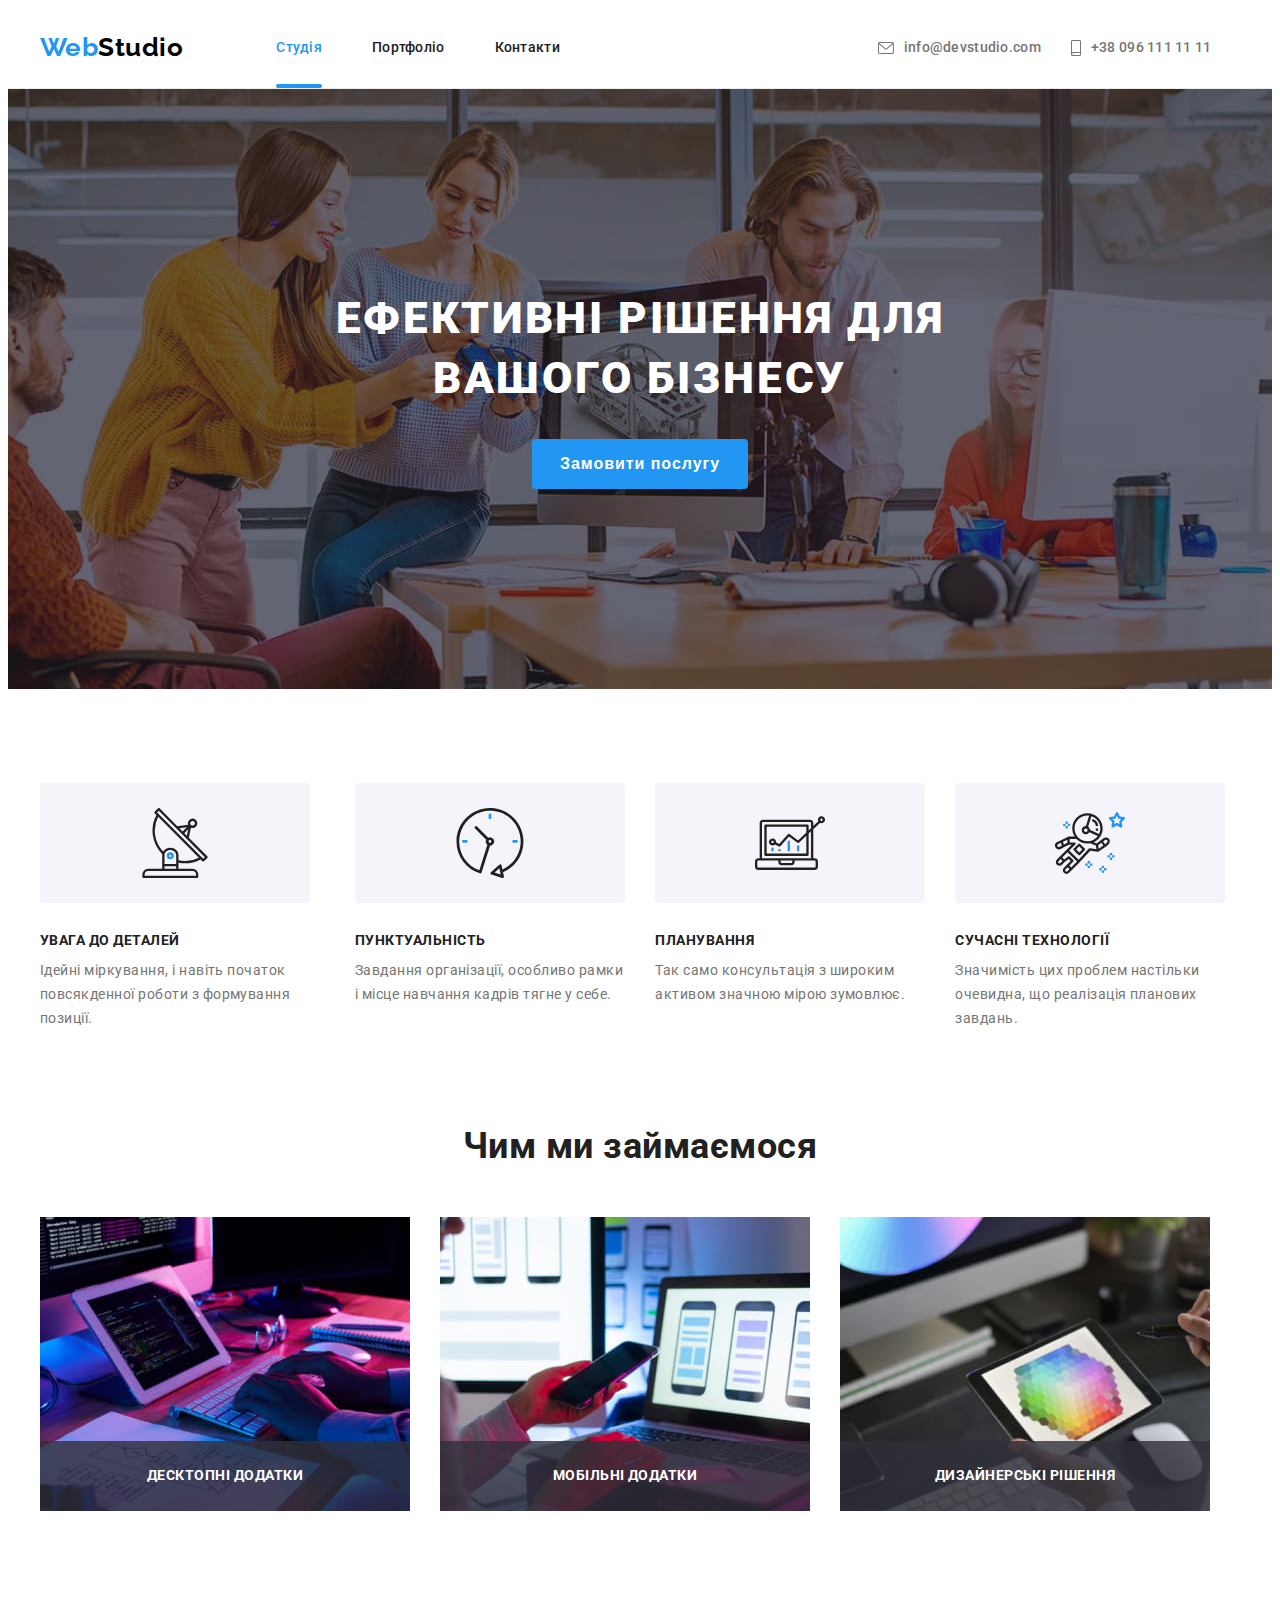
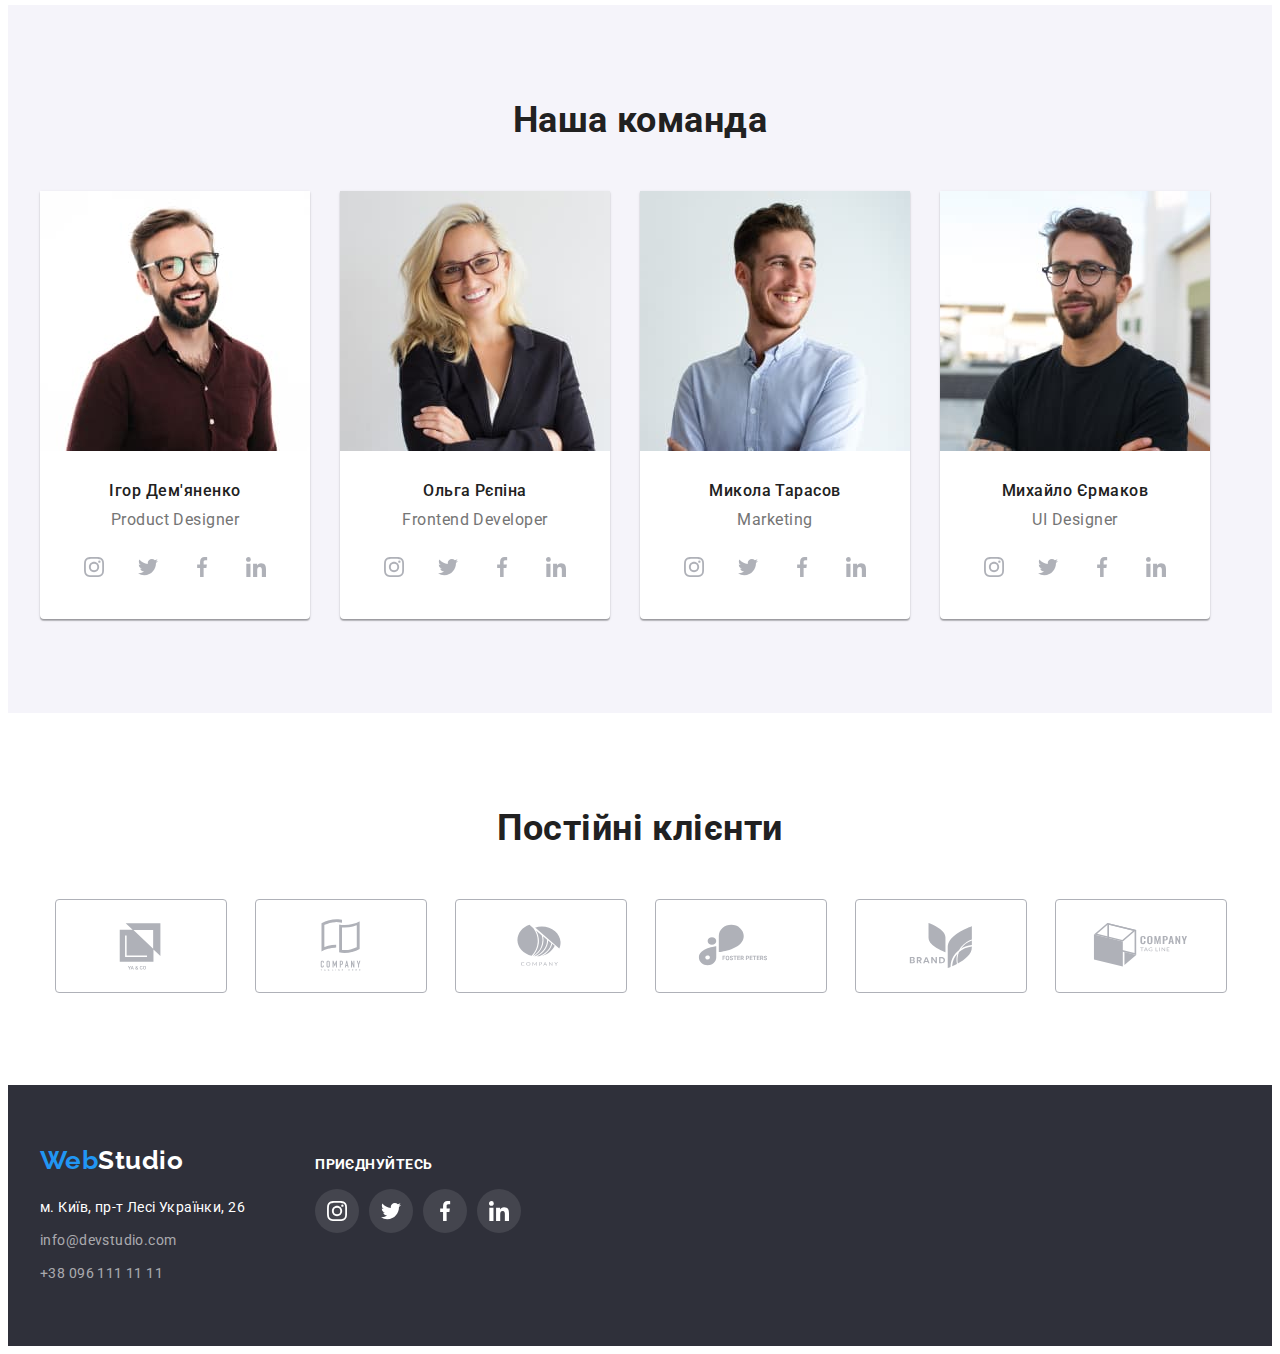
<file: index.html>
<!DOCTYPE html>
<html lang="uk">
<head>
    <meta charset="UTF-8">
    <meta http-equiv="X-UA-Compatible" content="IE=edge">
    <meta name="viewport" content="width=device-width, initial-scale=1.0">
    <title>Web Studio</title>
    <link rel="preconnect" href="https://fonts.googleapis.com">
    <link rel="preconnect" href="https://fonts.gstatic.com" crossorigin>
    <link href="https://fonts.googleapis.com/css2?family=Raleway:wght@700&family=Roboto:wght@400;500;700;900&display=swap" rel="stylesheet">
    <link rel="stylesheet" href="https://cdnjs.cloudflare.com/ajax/libs/modern-normalize/1.1.0/modern-normalize.min.css" integrity="sha512-wpPYUAdjBVSE4KJnH1VR1HeZfpl1ub8YT/NKx4PuQ5NmX2tKuGu6U/JRp5y+Y8XG2tV+wKQpNHVUX03MfMFn9Q==" crossorigin="anonymous" referrerpolicy="no-referrer" />
    <link rel="stylesheet" href="./css/styles.css">
</head>
<body>
    <header class="header">
       <div class="container header-container">
            <a href="./index.html" class="logo header-logo"><span class="logo-web">Web</span>Studio</a>
            <nav>
                <ul class="header-nav list">
                    <li class="nav-item"><a href="./index.html" class="nav-link link current">Cтудія</a></li>
                    <li class="nav-item"><a href="./portfolio.html" class="nav-link link">Портфоліо</a></li>
                    <li class="nav-item"><a href="#" class="nav-link link">Контакти</a></li>
                </ul>
            </nav>
            <div class="header-contacts">
                <ul class="header-list list">
                    <li class="header-item">
                        <a href="mailto:info@devstudio.com" class="contacts-link link">
                            <svg class="header-icon" width="16" height="12">
                                 <use href="./images/icons.svg#icon-envelope"></use>
                            </svg>info@devstudio.com
                        </a>
                    </li>
                    <li class="header-item">
                        <a href="tel:+380961111111" class="contacts-link link">
                            <svg class="header-icon" width="10" height="16">
                                <use href="./images/icons.svg#icon-smartphone"></use>
                            </svg>+38 096 111 11 11
                        </a>
                    </li>
                </ul>
            </div> 
       </div> 
    </header>
    <main>
        <section class="hero section">
            <div class="container hero-container">
                <h1 class="hero-title">Ефективні рішення для вашого бізнесу</h1>
                <button type="button" data-modal-open class="hero-btn">Замовити послугу</button>
            </div>
        </section>
        <section class="feature section">
            <div class="container">
                <h2 class="visually-hidden title">Особливості</h2> 
                <ul class="feature-list list">
                    <li class="feature-item">
                        <div class="feature-svg">
                            <svg class="feature-icon" width="70" height="70">
                                <use href="./images/icons.svg#icon-antenna"></use>
                            </svg>
                        </div>
                        <h3 class="feature-subtitle title">УВАГА ДО ДЕТАЛЕЙ</h3>
                        <p class="feature-text">Ідейні міркування, і навіть початок повсякденної роботи з формування позиції.</p>
                    </li>
                    <li class="feature-item">
                        <div class="feature-svg">
                            <svg class="feature-icon" width="70" height="70">
                                <use href="./images/icons.svg#icon-clock"></use>
                            </svg>
                        </div>
                        <h3 class="feature-subtitle title">ПУНКТУАЛЬНІСТЬ</h3>
                        <p class="feature-text">Завдання організації, особливо рамки і місце навчання кадрів тягне у себе.</p>
                    </li>
                    <li class="feature-item">                        
                        <div class="feature-svg">
                            <svg class="feature-icon" width="70" height="70">
                                <use href="./images/icons.svg#icon-diagram"></use>
                            </svg>
                        </div>                        
                        <h3 class="feature-subtitle title">ПЛАНУВАННЯ</h3>
                        <p class="feature-text">Так само консультація з широким активом значною мірою зумовлює.</p>
                    </li>
                    <li class="feature-item">
                        <div class="feature-svg">
                            <svg class="feature-icon" width="70" height="70">
                                <use href="./images/icons.svg#icon-astronaut"></use>
                            </svg>
                        </div>
                        <h3 class="feature-subtitle title">СУЧАСНІ ТЕХНОЛОГІЇ</h3>
                        <p class="feature-text">Значимість цих проблем настільки очевидна, що реалізація планових завдань.</p>
                    </li>
                </ul>
            </div>
        </section>
        <section class="work section">
            <div class="container work-container">
                <h2 class="work-title title">Чим ми займаємося</h2>
                <ul class="work-list list">
                    <li class="work-item">
                       <div class="work-thumb">
                            <img src="./images/desktop.jpg" alt="Розробник створює десктопний додаток" width="370" height="294">
                            <p class="work-text">Десктопні додатки</p>
                       </div>
                    </li>
                    <li class="work-item">
                        <div class="work-thumb">
                            <img src="./images/mobile.jpg" alt="Розробник створює мобільний додаток" width="370" height="294">
                            <p class="work-text">Мобільні додатки</p>
                        </div>
                    </li>    
                    <li class="work-item">
                        <div class="work-thumb">
                            <img src="./images/colors.jpg" alt="Розробник обирає колір зі спектру кольорів" width="370" height="294">
                            <p class="work-text">Дизайнерські рішення</p>
                        </div>
                    </li>
                </ul>
            </div>
        </section>
         <section class="team section">
            <div class="container">
                <h2 class="team-title title">Наша команда</h2>
                <ul class="team-list list">
                    <li class="team-item">
                        <img class="team-foto" src="./images/product-designer.jpg" alt="Фото представника команди" width="270" height="260">
                        <div class="team-member">
                            <h3 class="team-name title">Ігор Дем'яненко</h3>
                            <p class="team-profession">Product Designer</p>
                            <ul class="soc-list">
                                <li class="soc-item">
                                    <a href="#" target="_blank" rel="noopener noreferrer" class="soc-link link">
                                        <svg class="soc-icon" width="20" height="20">
                                            <use href="./images/icons.svg#icon-instagram"></use>
                                        </svg>
                                    </a>
                                </li>
                                <li class="soc-item">
                                    <a href="#" target="_blank" rel="noopener noreferrer" class="soc-link link">
                                        <svg class="soc-icon" width="20" height="20">
                                            <use href="./images/icons.svg#icon-twitter"></use>
                                        </svg>
                                    </a>
                                </li>
                                <li class="soc-item">
                                    <a href="#" target="_blank" rel="noopener noreferrer" class="soc-link link">
                                        <svg class="soc-icon" width="20" height="20">
                                            <use href="./images/icons.svg#icon-facebook"></use>
                                        </svg>
                                    </a>
                                </li>
                                <li class="soc-item">
                                    <a href="#" target="_blank" rel="noopener noreferrer" class="soc-link link">
                                        <svg class="soc-icon" width="20" height="20">
                                            <use href="./images/icons.svg#icon-linkedin"></use>
                                        </svg>
                                    </a>
                                </li>
                            </ul>
                        </div>  
                    </li>
                    <li class="team-item">
                        <img class="team-foto" src="./images/frontend-developer.jpg" alt="Фото представника команди" width="270" height="260">
                        <div class="team-member">
                            <h3 class="team-name title">Ольга Рєпіна</h3>
                            <p class="team-profession">Frontend Developer</p>
                            <ul class="soc-list">
                                <li class="soc-item">
                                    <a href="#" target="_blank" rel="noopener noreferrer" class="soc-link link">
                                        <svg class="soc-icon" width="20" height="20">
                                            <use href="./images/icons.svg#icon-instagram"></use>
                                        </svg>
                                    </a>
                                </li>
                                <li class="soc-item">
                                    <a href="#" target="_blank" rel="noopener noreferrer" class="soc-link link">
                                        <svg class="soc-icon" width="20" height="20">
                                            <use href="./images/icons.svg#icon-twitter"></use>
                                        </svg>
                                    </a>
                                </li>
                                <li class="soc-item">
                                    <a href="#" target="_blank" rel="noopener noreferrer" class="soc-link link">
                                        <svg class="soc-icon" width="20" height="20">
                                            <use href="./images/icons.svg#icon-facebook"></use>
                                        </svg>
                                    </a>
                                </li>
                                <li class="soc-item">
                                    <a href="#" target="_blank" rel="noopener noreferrer" class="soc-link link">
                                        <svg class="soc-icon" width="20" height="20">
                                            <use href="./images/icons.svg#icon-linkedin"></use>
                                        </svg>
                                    </a>
                                </li>
                            </ul>
                        </div>
                    </li>
                    <li class="team-item">
                        <img class="team-foto" src="./images/marketing.jpg" alt="Фото представника команди" width="270" height="260">
                        <div class="team-member">
                            <h3 class="team-name title">Микола Тарасов</h3>
                            <p class="team-profession">Marketing</p>
                            <ul class="soc-list">
                                <li class="soc-item">
                                    <a href="#" target="_blank" rel="noopener noreferrer" class="soc-link link">
                                        <svg class="soc-icon" width="20" height="20">
                                            <use href="./images/icons.svg#icon-instagram"></use>
                                        </svg>
                                    </a>
                                </li>
                                <li class="soc-item">
                                    <a href="#" target="_blank" rel="noopener noreferrer" class="soc-link link">
                                        <svg class="soc-icon" width="20" height="20">
                                            <use href="./images/icons.svg#icon-twitter"></use>
                                        </svg>
                                    </a>
                                </li>
                                <li class="soc-item">
                                    <a href="#" target="_blank" rel="noopener noreferrer" class="soc-link link">
                                        <svg class="soc-icon" width="20" height="20">
                                            <use href="./images/icons.svg#icon-facebook"></use>
                                        </svg>
                                    </a>
                                </li>
                                <li class="soc-item">
                                    <a href="#" target="_blank" rel="noopener noreferrer" class="soc-link link">
                                        <svg class="soc-icon" width="20" height="20">
                                            <use href="./images/icons.svg#icon-linkedin"></use>
                                        </svg>
                                    </a>
                                </li>
                            </ul>
                        </div>
                    </li>
                    <li class="team-item">
                        <img class="team-foto" src="./images/ui-designer.jpg" alt="Фото представника команди" width="270" height="260">
                        <div class="team-member">
                            <h3 class="team-name title">Михайло Єрмаков</h3>
                            <p class="team-profession">UI Designer</p>
                            <ul class="soc-list">
                                <li class="soc-item">
                                    <a href="#" target="_blank" rel="noopener noreferrer" class="soc-link link">
                                        <svg class="soc-icon" width="20" height="20">
                                            <use href="./images/icons.svg#icon-instagram"></use>
                                        </svg>
                                    </a>
                                </li>
                                <li class="soc-item">
                                    <a href="#" target="_blank" rel="noopener noreferrer" class="soc-link link">
                                        <svg class="soc-icon" width="20" height="20">
                                            <use href="./images/icons.svg#icon-twitter"></use>
                                        </svg>
                                    </a>
                                </li>
                                <li class="soc-item">
                                    <a href="#" target="_blank" rel="noopener noreferrer" class="soc-link link">
                                        <svg class="soc-icon" width="20" height="20">
                                            <use href="./images/icons.svg#icon-facebook"></use>
                                        </svg>
                                    </a>
                                </li>
                                <li class="soc-item">
                                    <a href="#" target="_blank" rel="noopener noreferrer" class="soc-link link">
                                        <svg class="soc-icon" width="20" height="20">
                                            <use href="./images/icons.svg#icon-linkedin"></use>
                                        </svg>
                                    </a>
                                </li>
                            </ul>
                        </div>
                    </li>
                </ul>
            </div>
        </section>
        <section class="clients section">
            <div class="container clients-container">
                <h2 class="clients-title title">Постійні клієнти</h2>
                <ul class="clients-list list">
                    <li class="clients-item">
                        <a href="#" target="_blank" rel="noopener noreferrer" class="clients-link link">
                            <svg class="clients-icon" width="106" height="60">
                                <use href="./images/icons.svg#icon-Logo-1"></use>
                            </svg>
                        </a>
                    </li>
                    <li class="clients-item">
                        <a href="#" target="_blank" rel="noopener noreferrer" class="clients-link link">
                            <svg class="clients-icon" width="106" height="60">
                                <use href="./images/icons.svg#icon-Logo-2"></use>
                            </svg>
                        </a>
                    </li>
                    <li class="clients-item">
                        <a href="#" target="_blank" rel="noopener noreferrer" class="clients-link link">
                            <svg class="clients-icon" width="106" height="60">
                                <use href="./images/icons.svg#icon-Logo-3"></use>
                            </svg>
                        </a>
                    </li>
                    <li class="clients-item">
                        <a href="#" target="_blank" rel="noopener noreferrer" class="clients-link link">
                            <svg class="clients-icon" width="106" height="60">
                                <use href="./images/icons.svg#icon-Logo-4"></use>
                            </svg>
                        </a>
                    </li>
                    <li class="clients-item">
                        <a href="#" target="_blank" rel="noopener noreferrer" class="clients-link link">
                            <svg class="clients-icon" width="106" height="60">
                                <use href="./images/icons.svg#icon-Logo-5"></use>
                            </svg>
                        </a>
                    </li>
                    <li class="clients-item">
                        <a href="#" target="_blank" rel="noopener noreferrer" class="clients-link link">
                            <svg class="clients-icon" width="106" height="60">
                                <use href="./images/icons.svg#icon-Logo-6"></use>
                            </svg>
                        </a>
                    </li>
                </ul>
            </div>
        </section>
    </main>
    <footer class="footer">
       <div class="container footer-container">
           <div class="address-container">
                <a href="./index.html" class="logo footer-logo"><span class="logo-web">Web</span>Studio</a>
                <address>
                    <ul class="address-list list">
                        <li class="address-item"><a href="https://goo.gl/maps/mum7DVPsWHjU5s1s7" target="_blank" rel="noopener noreferrer" class="address-link map link">м. Київ, пр-т Лесі Українки, 26</a></li>
                        <li class="address-item"><a href="mailto:info@devstudio.com" class="address-link link">info@devstudio.com</a></li>
                        <li class="address-item"><a href="tel:+380961111111" class="address-link link">+38 096 111 11 11</a></li>
                    </ul>  
                </address>    
           </div>
           <div class="soc-container">
                <p class="soc-text">приєднуйтесь</p>
                <ul class="soc-list">
                    <li class="soc-item">
                        <a href="#" target="_blank" rel="noopener noreferrer" class="soc-link footer-sl link">
                            <svg class="soc-icon" width="20" height="20">
                                <use href="./images/icons.svg#icon-instagram"></use>
                            </svg>
                        </a>
                    </li>
                    <li class="soc-item">
                        <a href="#" target="_blank" rel="noopener noreferrer" class="soc-link footer-sl link">
                            <svg class="soc-icon" width="20" height="20">
                                <use href="./images/icons.svg#icon-twitter"></use>
                            </svg>
                        </a>
                    </li>
                    <li class="soc-item">
                        <a href="#" target="_blank" rel="noopener noreferrer" class="soc-link footer-sl link">
                            <svg class="soc-icon" width="20" height="20">
                                <use href="./images/icons.svg#icon-facebook"></use>
                            </svg>
                        </a>
                    </li>
                    <li class="soc-item">
                        <a href="#" target="_blank" rel="noopener noreferrer" class="soc-link footer-sl link">
                            <svg class="soc-icon" width="20" height="20">
                                <use href="./images/icons.svg#icon-linkedin"></use>
                            </svg>
                        </a>
                    </li>
                </ul>
           </div>
       </div>
    </footer>
    <div class="backdrop is-hidden" data-modal>
        <div class="modal">
            <button type="button" data-modal-close class="modal-btn">
                <svg class="modal-close" width="11" height="11">
                    <use href="./images/icons.svg#icon-Vector"></use>
                </svg>
            </button>
        </div>
    </div>
    <script src="./js/modal.js"></script>
</body>
</html>
</file>
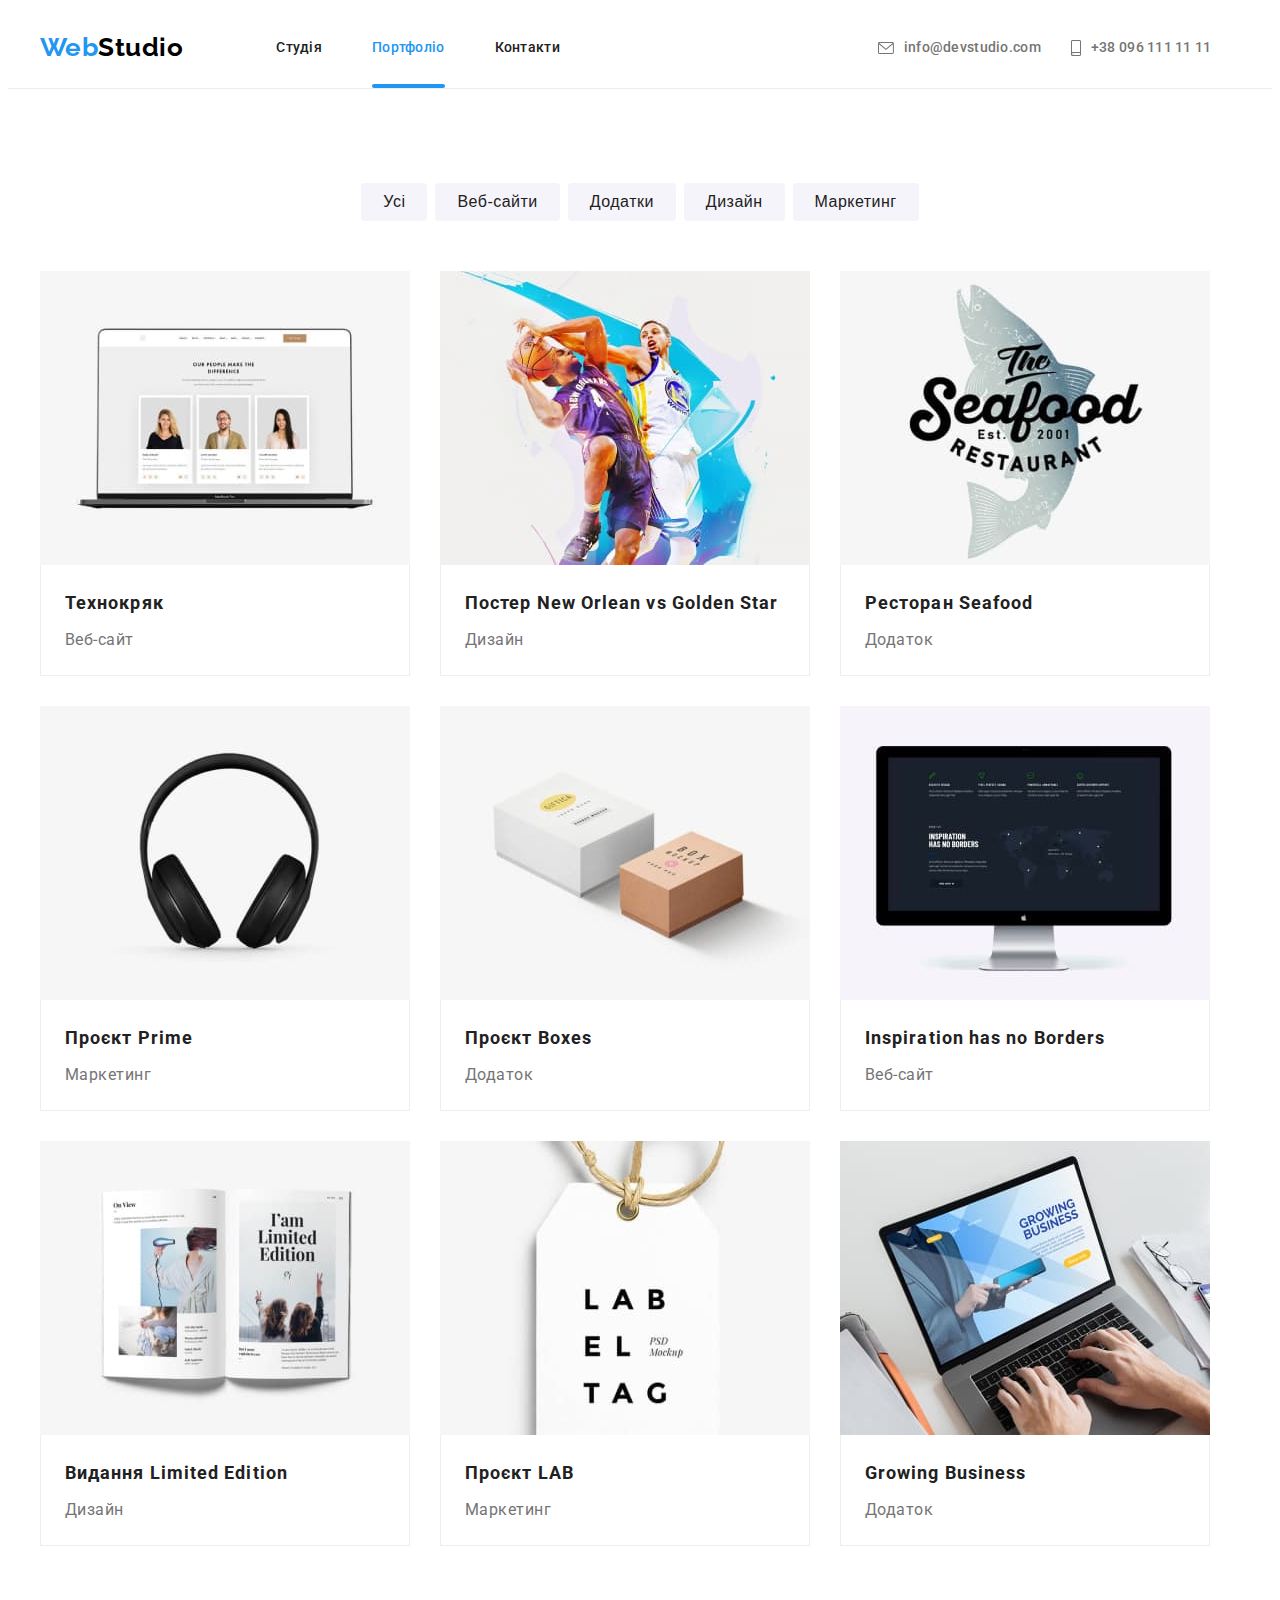
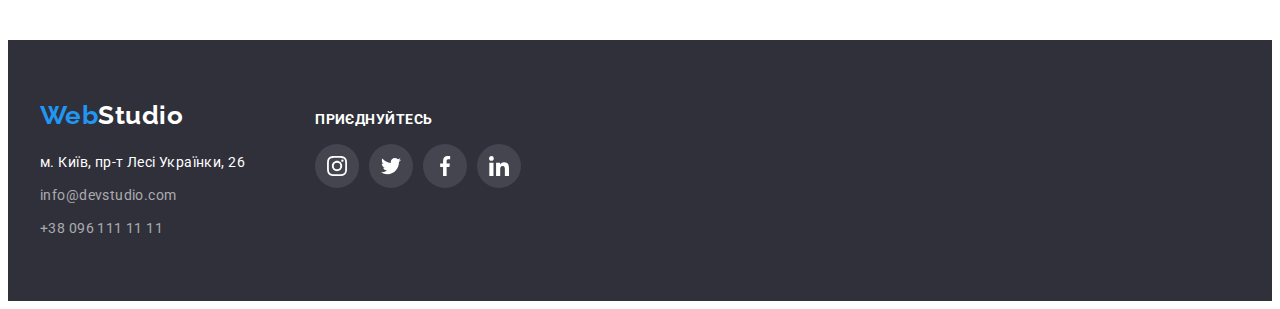
<file: portfolio.html>
<!DOCTYPE html>
<html lang="uk">
<head>
    <meta charset="UTF-8">
    <meta http-equiv="X-UA-Compatible" content="IE=edge">
    <meta name="viewport" content="width=device-width, initial-scale=1.0">
    <title>Портфоліо</title>
    <link rel="preconnect" href="https://fonts.googleapis.com">
    <link rel="preconnect" href="https://fonts.gstatic.com" crossorigin>
    <link href="https://fonts.googleapis.com/css2?family=Raleway:wght@700&family=Roboto:wght@400;500;700;900&display=swap" rel="stylesheet">
    <link rel="stylesheet" href="https://cdnjs.cloudflare.com/ajax/libs/modern-normalize/1.1.0/modern-normalize.min.css" integrity="sha512-wpPYUAdjBVSE4KJnH1VR1HeZfpl1ub8YT/NKx4PuQ5NmX2tKuGu6U/JRp5y+Y8XG2tV+wKQpNHVUX03MfMFn9Q==" crossorigin="anonymous" referrerpolicy="no-referrer" />
    <link rel="stylesheet" href="./css/styles.css">
</head>
<body>
     <header class="header">
       <div class="container header-container">
            <a href="./index.html" class="logo header-logo"><span class="logo-web">Web</span>Studio</a>
            <nav>
                <ul class="header-nav list">
                    <li class="nav-item"><a href="./index.html" class="nav-link link">Cтудія</a></li>
                    <li class="nav-item"><a href="./portfolio.html" class="nav-link link current">Портфоліо</a></li>
                    <li class="nav-item"><a href="#" class="nav-link link">Контакти</a></li>
                </ul>
            </nav>
            <div class="header-contacts">
                <ul class="header-list list">
                    <li class="header-item">
                        <a href="mailto:info@devstudio.com" class="contacts-link link">
                            <svg class="header-icon" width="16" height="12">
                                 <use href="./images/icons.svg#icon-envelope"></use>
                            </svg>info@devstudio.com
                        </a>
                    </li>
                    <li class="header-item">
                        <a href="tel:+380961111111" class="contacts-link link">
                            <svg class="header-icon" width="10" height="16">
                                <use href="./images/icons.svg#icon-smartphone"></use>
                            </svg>+38 096 111 11 11
                        </a>
                    </li>
                </ul>
            </div> 
       </div> 
    </header>
    <main>
        <section class="projects section"> 
            <div class="container">
                <h1 class="visually-hidden title">Наші проєкти</h1>
                <ul class="filter-list list">
                    <li>
                        <button type="button" class="filter-btn">Усі</button>
                    </li>
                    <li>
                        <button type="button" class="filter-btn">Веб-сайти</button>
                    </li>
                    <li>
                        <button type="button" class="filter-btn">Додатки</button>
                    </li>
                    <li>
                        <button type="button" class="filter-btn">Дизайн</button>
                    </li>
                    <li>
                        <button type="button" class="filter-btn">Маркетинг</button>
                    </li>
                </ul>
                <ul class="projects-list list">
                    <li class="projects-item">
                        <a href="" class="projects-link link">
                           <div class="projects-overlay">
                                <img src="./images/project-1.jpg" alt="Сторінка веб-сайту на ноутбуці" width="370" height="294">
                                <p class="projects-about">Ресурс пропонує комплексні пропозиції з різним рівнем функціоналу та сервісів. Все це дозволить відвідувачу отримати вичерпні відомості про компанію чи приватну особу.</p>
                           </div>
                            <div class="projects-card">
                                <h2 class="projects-subtitle title">Технокряк</h2>
                                <p class="projects-text">Веб-сайт</p>
                            </div>
                        </a>
                    </li>
                    <li class="projects-item">
                        <a href="" class="projects-link link">
                            <div class="projects-overlay">
                                <img src="./images/project-2.jpg" alt="Два баскетболіста" width="370" height="294">
                                <p class="projects-about">Ресурс пропонує комплексні пропозиції з різним рівнем функціоналу та сервісів. Все це дозволить відвідувачу отримати вичерпні відомості про компанію чи приватну особу.</p>
                            </div>
                            <div class="projects-card">
                                <h2 class="projects-subtitle title">Постер New Orlean vs Golden Star</h2>
                                <p class="projects-text">Дизайн</p>
                            </div>
                        </a>
                    </li>
                    <li class="projects-item">
                        <a href="" class="projects-link link">
                            <div class="projects-overlay">
                                <img src="./images/project-3.jpg" alt="Логотип ресторану" width="370" height="294">
                                <p class="projects-about">Ресурс пропонує комплексні пропозиції з різним рівнем функціоналу та сервісів. Все це дозволить відвідувачу отримати вичерпні відомості про компанію чи приватну особу.</p>
                            </div>
                            <div class="projects-card">
                                <h2 class="projects-subtitle title">Ресторан Seafood</h2>
                                <p class="projects-text">Додаток</p>
                            </div>
                        </a>
                    </li>
                    <li class="projects-item">
                        <a href="" class="projects-link link">
                            <div class="projects-overlay">
                                <img src="./images/project-4.jpg" alt="Чорні навушники" width="370" height="294">
                                <p class="projects-about">Ресурс пропонує комплексні пропозиції з різним рівнем функціоналу та сервісів. Все це дозволить відвідувачу отримати вичерпні відомості про компанію чи приватну особу.</p>
                            </div>
                            <div class="projects-card">
                                <h2 class="projects-subtitle title">Проєкт Prime</h2>
                                <p class="projects-text">Маркетинг</p>
                            </div>
                        </a>
                    </li>
                    <li class="projects-item">
                        <a href="" class="projects-link link">
                            <div class="projects-overlay">
                                <img src="./images/project-5.jpg" alt="Дві коробки" width="370" height="294">
                                <p class="projects-about">Ресурс пропонує комплексні пропозиції з різним рівнем функціоналу та сервісів. Все це дозволить відвідувачу отримати вичерпні відомості про компанію чи приватну особу.</p>
                            </div>
                            <div class="projects-card">
                                <h2 class="projects-subtitle title">Проєкт Boxes</h2>
                                <p class="projects-text">Додаток</p>
                            </div>
                        </a>
                    </li>
                    <li class="projects-item">
                        <a href="" class="projects-link link">
                            <div class="projects-overlay">
                                <img src="./images/project-6.jpg" alt="Сторінка веб-сайту на моніторі" width="370" height="294">
                                <p class="projects-about">Ресурс пропонує комплексні пропозиції з різним рівнем функціоналу та сервісів. Все це дозволить відвідувачу отримати вичерпні відомості про компанію чи приватну особу.</p>
                            </div>
                            <div class="projects-card">
                                <h2 class="projects-subtitle title">Inspiration has no Borders</h2>
                                <p class="projects-text">Веб-сайт</p>
                            </div>
                        </a>
                    </li>
                    <li class="projects-item">
                        <a href="" class="projects-link link">
                            <div class="projects-overlay">
                                <img src="./images/project-7.jpg" alt="Відкрита книга" width="370" height="294">
                                <p class="projects-about">Ресурс пропонує комплексні пропозиції з різним рівнем функціоналу та сервісів. Все це дозволить відвідувачу отримати вичерпні відомості про компанію чи приватну особу.</p>
                            </div>
                            <div class="projects-card">
                                <h2 class="projects-subtitle title">Видання Limited Edition</h2>
                                <p class="projects-text">Дизайн</p>
                            </div>
                        </a>
                    </li>
                    <li class="projects-item">
                        <a href="" class="projects-link link">
                            <div class="projects-overlay">
                                <img src="./images/project-8.jpg" alt="Бірка з логотипом" width="370" height="294">
                                <p class="projects-about">Ресурс пропонує комплексні пропозиції з різним рівнем функціоналу та сервісів. Все це дозволить відвідувачу отримати вичерпні відомості про компанію чи приватну особу.</p>
                            </div>
                            <div class="projects-card">
                                <h2 class="projects-subtitle title">Проєкт LAB</h2>
                                <p class="projects-text">Маркетинг</p>
                            </div>
                        </a>
                    </li>
                    <li class="projects-item">
                        <a href="" class="projects-link link">
                            <div class="projects-overlay">
                                <img src="./images/project-9.jpg" alt="Додаток на ноутбуці" width="370" height="294">
                                <p class="projects-about">Ресурс пропонує комплексні пропозиції з різним рівнем функціоналу та сервісів. Все це дозволить відвідувачу отримати вичерпні відомості про компанію чи приватну особу.</p>
                            </div>
                            <div class="projects-card">
                                <h2 class="projects-subtitle title">Growing Business</h2>
                                <p class="projects-text">Додаток</p>
                            </div>
                        </a>
                    </li>
                </ul>
            </div>
        </section>
    </main>
    <footer class="footer">
       <div class="container footer-container">
           <div class="address-container">
                <a href="./index.html" class="logo footer-logo"><span class="logo-web">Web</span>Studio</a>
                <address>
                    <ul class="address-list list">
                        <li class="address-item"><a href="https://goo.gl/maps/mum7DVPsWHjU5s1s7" target="_blank" rel="noopener noreferrer" class="address-link map link">м. Київ, пр-т Лесі Українки, 26</a></li>
                        <li class="address-item"><a href="mailto:info@devstudio.com" class="address-link link">info@devstudio.com</a></li>
                        <li class="address-item"><a href="tel:+380961111111" class="address-link link">+38 096 111 11 11</a></li>
                    </ul>  
                </address>    
           </div>
           <div class="soc-container">
                <p class="soc-text">приєднуйтесь</p>
                <ul class="soc-list">
                    <li class="soc-item">
                        <a href="#" class="soc-link footer-sl link">
                            <svg class="soc-icon" width="20" height="20">
                                <use href="./images/icons.svg#icon-instagram"></use>
                            </svg>
                        </a>
                    </li>
                    <li class="soc-item">
                        <a href="#" class="soc-link footer-sl link">
                            <svg class="soc-icon" width="20" height="20">
                                <use href="./images/icons.svg#icon-twitter"></use>
                            </svg>
                        </a>
                    </li>
                    <li class="soc-item">
                        <a href="#" class="soc-link footer-sl link">
                            <svg class="soc-icon" width="20" height="20">
                                <use href="./images/icons.svg#icon-facebook"></use>
                            </svg>
                        </a>
                    </li>
                    <li class="soc-item">
                        <a href="#" class="soc-link footer-sl link">
                            <svg class="soc-icon" width="20" height="20">
                                <use href="./images/icons.svg#icon-linkedin"></use>
                            </svg>
                        </a>
                    </li>
                </ul>
           </div>
       </div>
    </footer>
</body>
</html>
</file>
<file: css/styles.css>
:root {
    --main-bg-color: #FFFFFF;
    --secondary-bg-color: #F5F4FA;
    --accent-bg-color: #2196F3;
    --hero-btn-bg-color: #188CE8;
    --hero-footer-bg-color: #2F303A;
    
    --main-text-color: #757575; 
    --title-color: #212121;
    --accent-color: #2196F3;
    --hero-color: #FFFFFF;
    --logo-color: #000000;
    --header-border-color: #ECECEC;
    --projects-border-color: #EEEEEE;
    --icon-color: #AFB1B8;

    --tr-dtf: 250ms cubic-bezier(0.4, 0, 0.2, 1);
}

h1, h2, h3, h4, h5, h6, p, ul {
    margin: 0;
}
ul {
    list-style: none;
    padding: 0;
}

body {
    font-family: 'Roboto', sans-serif;
    letter-spacing: 0.03em;
    color: var(--main-text-color);
    background-color: var(--main-bg-color);
}
.container {
    max-width: 1200px;
    padding: 0 15px;
    margin: 0 auto;
    /* outline: 2px solid red; */
}
.logo, .link {
    text-decoration: none;
}
.link {
    transition: color var(--tr-dtf), fill var(--tr-dtf), background-color var(--tr-dtf), border-color var(--tr-dtf);
    /* transition-duration: 250ms;
    transition-property: color, fill, background-color, border-color;
    transition-timing-function: cubic-bezier(0.4, 0, 0.2, 1); */
}

/* --------------------------HEADER------------------- */

.header {
    border-bottom: 1px solid var(--header-border-color);
}
.header-container {
    display: flex;
    align-items: center;
}
.header-nav, .header-list {
    display: flex;
}
.header-nav {
    gap: 50px;
    margin-right: 318px;
}
.header-list {
    gap: 30px;
}
.logo {
    color: var(--logo-color);
    font-family: 'Raleway', sans-serif;
    font-weight: 700;
    font-size: 26px;
    line-height: 1.19;
}
.header-logo {
    padding: 24px 0 25px;
    margin-right: 93px; 
}
.nav-item {
    position: relative;
    display: flex;
}
.current::after {
    content: '';
    position: absolute;
    bottom: 0;
    left: 0;
    width: 100%;
    height: 4px;
    background-color: var(--accent-color);
    border-radius: 2px;
}
.logo-web, .nav-link.current, .link:hover, .link:focus {
    color: var(--accent-color);
}
.nav-link, .contacts-link {
    font-weight: 500;
    font-size: 14px;
    line-height: 1.14;
    letter-spacing: 0.02em;
    padding: 32px 0 32px;
} 
.nav-link {
    color: var(--title-color);
}
.contacts-link {
    display: flex;
    align-items: center;
    color: var(--main-text-color);
}  
 .header-icon {
    margin-right: 10px;
    fill: currentColor;
}

/* ------------------------MAIN------------------------- */
.section {
    padding: 94px 0;
}
img {
    display: block;
    max-width: 100%;
    height: auto;
}

/* ------------------------HERO------------------------- */
.hero, .footer {
    background-color: var(--hero-footer-bg-color);
}
.hero {
    padding: 200px 0;
    max-width: 1600px;
    margin: 0 auto;
    background-image: linear-gradient(rgba(47, 48, 58, 0.4), rgba(47, 48, 58, 0.4)), url(../images/hero.jpg);
    background-position: center;
    background-size: cover;
}
.hero-title {
    max-width: 696px;
    margin: 0 auto 30px;
    font-weight: 900;
    font-size: 44px;
    line-height: 1.36;
    text-align: center;
    letter-spacing: 0.06em;
    text-transform: uppercase;
    color: var(--hero-color);
}
.hero-btn {
    cursor: pointer;
    margin: 0 auto;
    padding: 10px;
    min-width: 216px;
    display: block;
    font-weight: 700;
    font-size: 16px;
    line-height: 1.88;
    letter-spacing: 0.06em;
    color: var(--hero-color);
    background-color: var(--accent-bg-color);
    border: 0;
    border-radius: 4px;
    transition: background-color var(--tr-dtf);
}
.hero-btn:hover, .hero-btn:focus {
    background-color: var(--hero-btn-bg-color);
}

/* ------------------------FEATURE---------------------- */
.title {
    color: var(--title-color);
}
.feature-title, .work-title, .team-title, .clients-title {
    font-size: 36px;
    line-height: 1.17;
    text-align: center;
}
.feature {
    padding-bottom: 0;
}
.visually-hidden {
    position: absolute;
    width: 1px;
    height: 1px;
    margin: -1px;
    padding: 0;
    overflow: hidden;
    border: 0;
    clip: rect(0 0 0 0);
}
.feature-list, .work-list, .team-list {
    display: flex;
    gap: 30px;
}
.feature-item {
    width: calc((100%-120px)/4);
}
.feature-svg {
    display: flex;
    align-items: center;
    justify-content: center;
    width: 270px;
    height: 120px;
    background-color: var(--secondary-bg-color);
    border-radius: 4px;
    margin-bottom: 30px;
}
.feature-subtitle {
    margin-bottom: 10px;
    font-size: 14px;
    line-height: 1.14;
    text-transform: uppercase;
}
.feature-text {
    font-size: 14px;
    line-height: 1.71;
}

/* ------------------------WORK------------------------- */
.work-title, .team-title, .clients-title {
    margin-bottom: 50px;
}
.work-item {
    width: calc((100%-90px)/3);
}
.work-thumb {
    position: relative;
}
.work-text {
    position: absolute;
    bottom: 0;
    display: flex;
    align-items: center;
    justify-content: center;
    width: 370px;
    height: 70px;
    font-weight: 700;
    font-size: 14px;
    line-height: 1.14;
    text-align: center;
    text-transform: uppercase;
    color: var(--hero-color);
    background-color: rgba(47, 48, 58, 0.8);
}

/* ------------------------TEAM------------------------- */
.team {
    background-color: var(--secondary-bg-color);
}
.team-item {
    width: calc((100%-120px)/4);
    background-color: var(--main-bg-color);
    box-shadow: 0px 1px 3px rgba(0, 0, 0, 0.12), 0px 1px 1px rgba(0, 0, 0, 0.14), 0px 2px 1px rgba(0, 0, 0, 0.2);
    border-radius: 0px 0px 4px 4px;
}
.team-name, .team-profession {
    font-size: 16px;
    line-height: 1.19;
    text-align: center;
}
.team-member {
    padding: 30px 0 30px;
}
.team-name {
    font-weight: 500;
    margin-bottom: 10px;
}
.soc-list {
    display: flex;
    justify-content: center;
    gap: 10px;
    margin-top: 16px;
}
.soc-item {
    width: 44px;
    height: 44px;
}
.soc-link {
    display: flex;
    align-items: center;
    justify-content: center;
    width: 100%;
    height: 100%;
    background-color: var(--main-bg-color);
    border-radius: 50%;
    fill: var(--icon-color);
}
.soc-link:hover, .soc-link:focus {
    fill: var(--hero-color);
    background-color: var(--accent-color);
}

/* --------------------------CLIENTS-------------------- */

.clients-list {
    display: flex;
    align-items: center;
    justify-content: center;
    gap: 30px;
}
.clients-item {
    width: 170px;
    height: 92px;
}
.clients-link {
    display: flex;
    align-items: center;
    justify-content: center;
    width: 100%;
    height: 100%;
    border: 1px solid var(--icon-color);
    border-radius: 4px;
    fill: var(--icon-color);
}
.clients-link:hover, .clients-link:focus {
    fill: var(--accent-color);
    border-color: var(--accent-color);
}

/* ------------------------FOOTER----------------------- */

.footer {
    padding: 60px 0;
}
.address-link {
    font-style: normal;
    font-size: 14px;
    line-height: 1.71;
    letter-spacing: 0.03em;
    color: rgba(255, 255, 255, 0.6);
}
.footer-logo, .map {
    color: var(--hero-color);
}
.address-list {
    margin-top: 20px;   
}
.address-item:not(:last-child) {
   margin-bottom: 9px;
}
.footer-container {
    display: flex;
}
.address-container {
    margin: 0 70px 0 0;
}
.soc-container {
    margin: 0;
    padding-top: 12px;
}
.soc-text {
    font-weight: 700;
    font-size: 14px;
    line-height: 1.14;
    text-transform: uppercase;
    color: #FFFFFF;
}
.footer-sl {
    background-color: rgba(255, 255, 255, 0.1);
    fill: var(--hero-color);
}

/* ----------------------MODAL---------------------------- */
.backdrop {
    position: fixed;
    width: 100%;
    height: 100%;
    top: 0;
    background-color: rgba(0, 0, 0, 0.2);
    transition: opacity 450ms linear, visibility 450ms linear;
}
.modal {
    position: absolute;
    width: 528px;
    min-height: 581px;
    background-color: var(--main-bg-color);
    box-shadow: 0px 1px 3px rgba(0, 0, 0, 0.12), 0px 1px 1px rgba(0, 0, 0, 0.14), 0px 2px 1px rgba(0, 0, 0, 0.2);
    border-radius: 4px;
    top: 50%;
    left: 50%;
    transform: translate(-50%, -50%);
    transition: transform 350ms linear;
}
.modal-btn {
    cursor: pointer;
    position: absolute;
    top: 8px;
    right: 8px;
    width: 30px;
    height: 30px;
    background-color: var(--main-bg-color);
    border: 1px solid rgba(0, 0, 0, 0.1);
    border-radius: 50%;
}
.backdrop.is-hidden .modal{
    transform: translateX(-260px) rotate(200deg) scale(0.01);
}
.is-hidden {
    opacity: 0;
    visibility: hidden;
    pointer-events: none;
}

/* ----------------------PROJECTS-------------------------*/
.filter-list {
    display: flex;
    justify-content: center;
    gap: 8px;
    margin-bottom: 50px;
}
.filter-btn {
    cursor: pointer;
    padding: 6px 22px;
    font-weight: 500;
    font-size: 16px;
    line-height: 1.62;
    letter-spacing: 0.03em;
    color: var(--title-color);
    background-color: var(--secondary-bg-color);
    border: 0;
    border-radius: 4px;
    transition: color var(--tr-dtf), background-color var(--tr-dtf), box-shadow var(--tr-dtf); 
}
.filter-btn:hover, .filter-btn:focus {
    color: var(--hero-color);
    background-color: var(--accent-bg-color);
    box-shadow: 0px 3px 1px rgba(0, 0, 0, 0.1), 0px 1px 2px rgba(0, 0, 0, 0.08), 0px 2px 2px rgba(0, 0, 0, 0.12);
}
.projects-subtitle {
    margin-bottom: 4px;
    font-size: 18px;
    line-height: 2;
    letter-spacing: 0.06em;
}
.projects-text {
    font-size: 16px;
    line-height: 1.88;
    letter-spacing: 0.03em;
    color: var(--main-text-color);
}
.projects-list {
    display: flex;
    flex-wrap: wrap;
    gap: 30px;
}
.projects-card {
    padding: 20px 24px;
    border: 1px solid var(--projects-border-color);
    border-top: 0;    
}
.projects-item {
    transition: box-shadow var(--tr-dtf);
}
.projects-item:hover, .projects-item:focus {
    box-shadow: 0px 1px 1px rgba(0, 0, 0, 0.12), 0px 4px 4px rgba(0, 0, 0, 0.06), 1px 4px 6px rgba(0, 0, 0, 0.16);
}

.projects-link:hover .projects-about, .projects-link:focus .projects-about {
    transform: translateY(0);
    transition: transform var(--tr-dtf);
}
.projects-overlay {
    position: relative;
    overflow: hidden;
}
.projects-about {
    position: absolute;
    height: 100%;
    padding: 63px 24px;
    top: 0;
    font-size: 18px;
    line-height: 1.56;
    color: var(--hero-color); 
    background-color: rgba(33, 150, 243, 0.9);
    transform: translateY(100%);
    transition: transform var(--tr-dtf);
}
</file>
